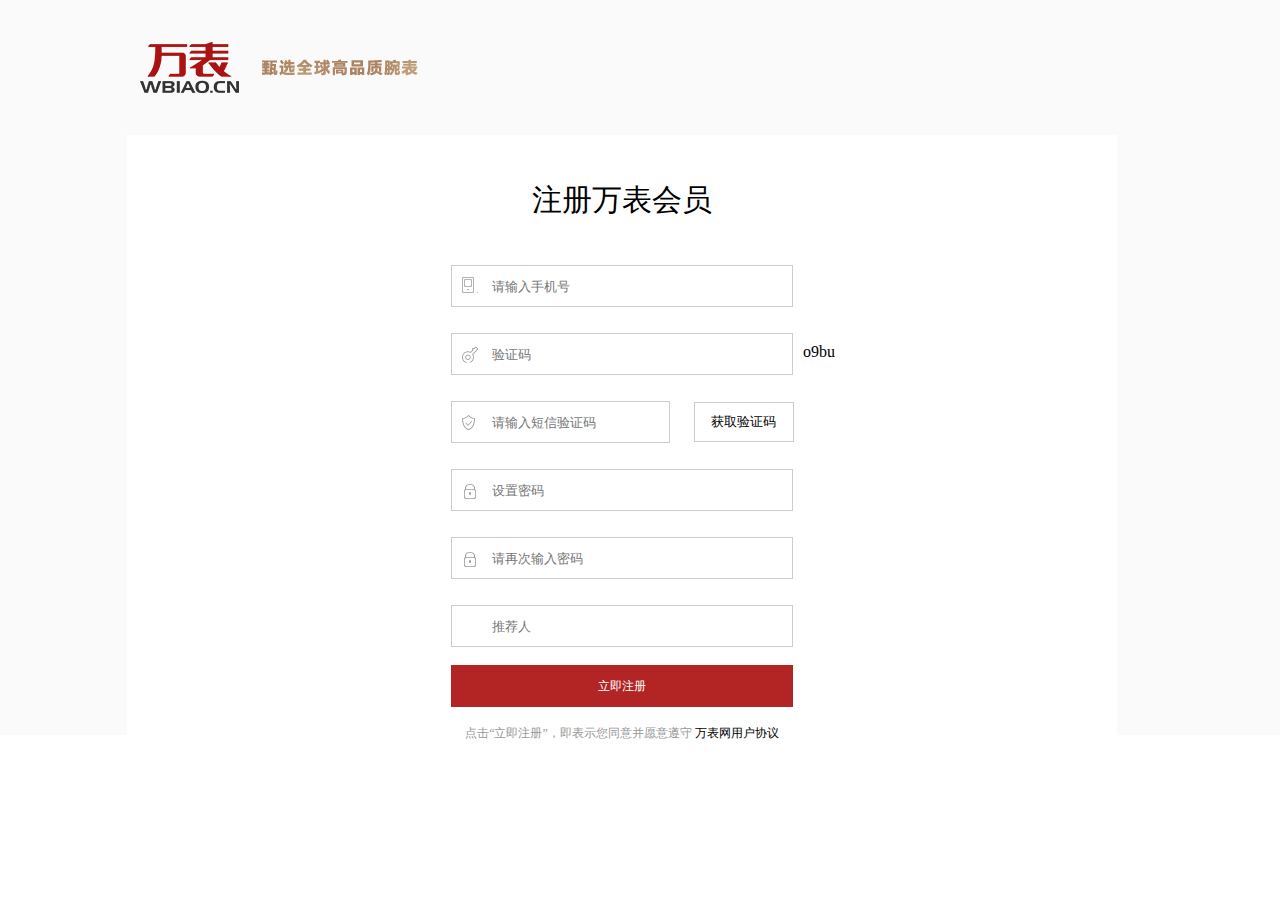
<file: src/html/login.html>
<!DOCTYPE html>
<html lang="en">
<head>
	<meta charset="UTF-8">
	<title>注册页面</title>
	<link rel="stylesheet" type="text/css" href="../css/base.css">
	<link rel="stylesheet" type="text/css" href="../css/login.css">
</head>
<body>
	<div id="czz_logo_content">
		<div class="czz_logo">
			<h1></h1>
			<img src="../img/slogo.png">
		</div>
		<div class="czz_main">
			<h2>注册万表会员</h2>
			<form action="#" method="get" name="login">
				<input type="text" name="login" id="login1" placeholder="请输入手机号">
				<p class="login1_warm"><i class="czz_l1"></i></p><br>	
				<input type="text" name="login" id="login2" placeholder="验证码" value="" maxlength="4"><span class="yanzhengma"></span>
				<p class="login2_warm"><i class="czz_l2"></i></p><br>
				<input type="text" name="login" id="login3" placeholder="请输入短信验证码">
				<button id="czz_btn_on">获取验证码</button>
				<p class="login3_warm"><i class="czz_l3"></i></p><br>	
				<input type="password" name="login" id="login4" placeholder="设置密码">
				<p class="login4_warm"><i class="czz_l4"></i></p><br>
				<input type="password" name="login" id="login5" placeholder="请再次输入密码">
				<p class="login5_warm"><i class="czz_l5"></i></p><br>	
				<input type="text" name="login" id="login6" placeholder="推荐人"><br>
				<p id="czz_btn_tw">立即注册</p><br>
				
				<p class="agreement">点击“立即注册”，即表示您同意并愿意遵守
				<a href="#">万表网用户协议</a>
				</p>
					
				
				
				
				
			
			</form>
		</div>
	</div>	
	<script type="text/javascript" src="../lib/jquery-3.3.1.js"></script>
	<script type="text/javascript" src="../js/login.js"></script>	
</body>
</html>
</file>
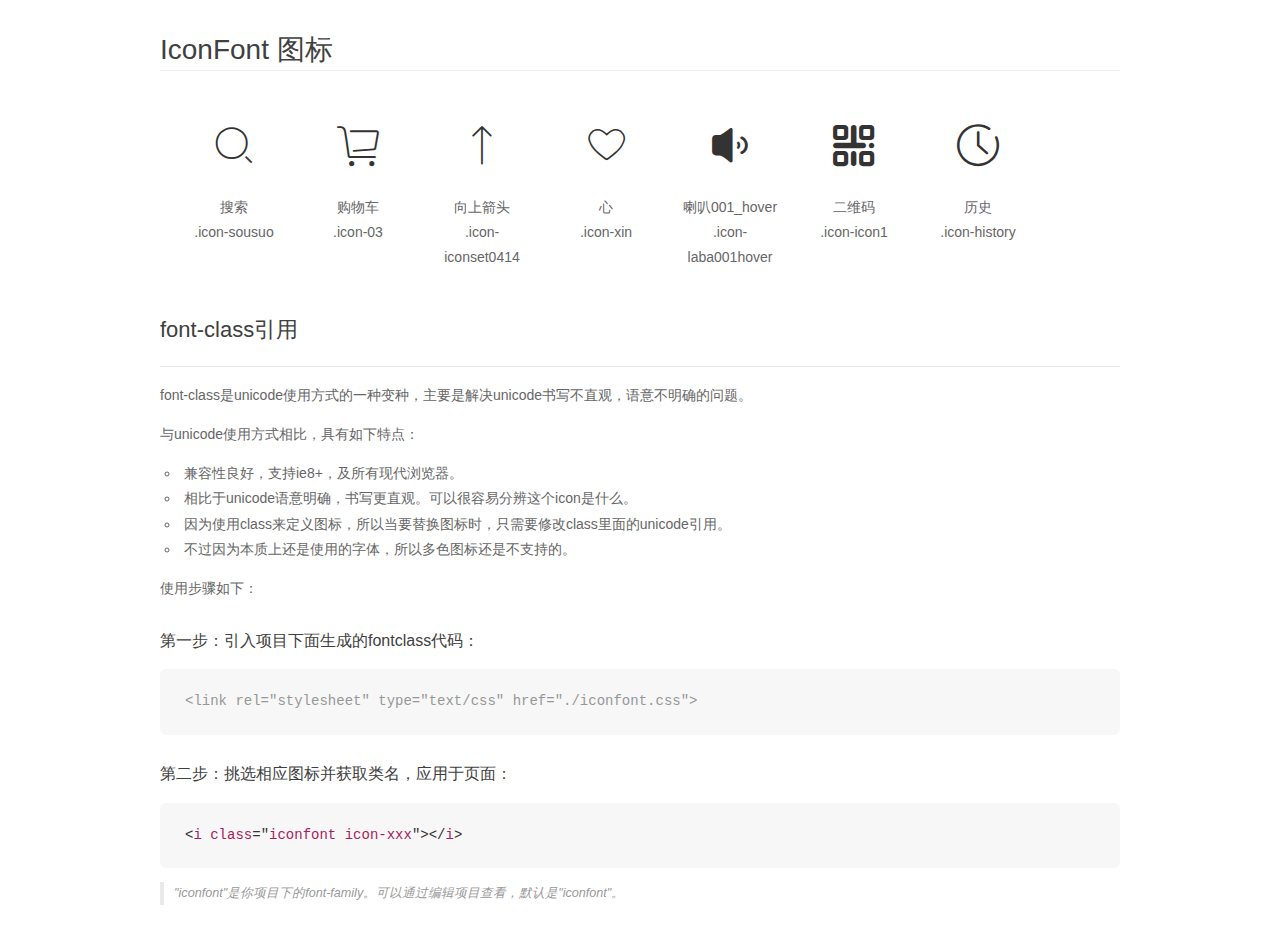
<file: src/font/font_index/demo_fontclass.html>
<!DOCTYPE html>
<html>
<head>
    <meta charset="utf-8"/>
    <title>IconFont</title>
    <link rel="stylesheet" href="demo.css">
    <link rel="stylesheet" href="iconfont.css">
</head>
<body>
    <div class="main markdown">
        <h1>IconFont 图标</h1>
        <ul class="icon_lists clear">
            
                <li>
                <i class="icon iconfont icon-sousuo"></i>
                    <div class="name">搜索</div>
                    <div class="fontclass">.icon-sousuo</div>
                </li>
            
                <li>
                <i class="icon iconfont icon-03"></i>
                    <div class="name">购物车</div>
                    <div class="fontclass">.icon-03</div>
                </li>
            
                <li>
                <i class="icon iconfont icon-iconset0414"></i>
                    <div class="name">向上箭头</div>
                    <div class="fontclass">.icon-iconset0414</div>
                </li>
            
                <li>
                <i class="icon iconfont icon-xin"></i>
                    <div class="name">心</div>
                    <div class="fontclass">.icon-xin</div>
                </li>
            
                <li>
                <i class="icon iconfont icon-laba001hover"></i>
                    <div class="name">喇叭001_hover</div>
                    <div class="fontclass">.icon-laba001hover</div>
                </li>
            
                <li>
                <i class="icon iconfont icon-icon1"></i>
                    <div class="name">二维码</div>
                    <div class="fontclass">.icon-icon1</div>
                </li>
            
                <li>
                <i class="icon iconfont icon-history"></i>
                    <div class="name">历史</div>
                    <div class="fontclass">.icon-history</div>
                </li>
            
        </ul>

        <h2 id="font-class-">font-class引用</h2>
        <hr>

        <p>font-class是unicode使用方式的一种变种，主要是解决unicode书写不直观，语意不明确的问题。</p>
        <p>与unicode使用方式相比，具有如下特点：</p>
        <ul>
        <li>兼容性良好，支持ie8+，及所有现代浏览器。</li>
        <li>相比于unicode语意明确，书写更直观。可以很容易分辨这个icon是什么。</li>
        <li>因为使用class来定义图标，所以当要替换图标时，只需要修改class里面的unicode引用。</li>
        <li>不过因为本质上还是使用的字体，所以多色图标还是不支持的。</li>
        </ul>
        <p>使用步骤如下：</p>
        <h3 id="-fontclass-">第一步：引入项目下面生成的fontclass代码：</h3>


        <pre><code class="lang-js hljs javascript"><span class="hljs-comment">&lt;link rel="stylesheet" type="text/css" href="./iconfont.css"&gt;</span></code></pre>
        <h3 id="-">第二步：挑选相应图标并获取类名，应用于页面：</h3>
        <pre><code class="lang-css hljs">&lt;<span class="hljs-selector-tag">i</span> <span class="hljs-selector-tag">class</span>="<span class="hljs-selector-tag">iconfont</span> <span class="hljs-selector-tag">icon-xxx</span>"&gt;&lt;/<span class="hljs-selector-tag">i</span>&gt;</code></pre>
        <blockquote>
        <p>"iconfont"是你项目下的font-family。可以通过编辑项目查看，默认是"iconfont"。</p>
        </blockquote>
    </div>
</body>
</html>
</file>
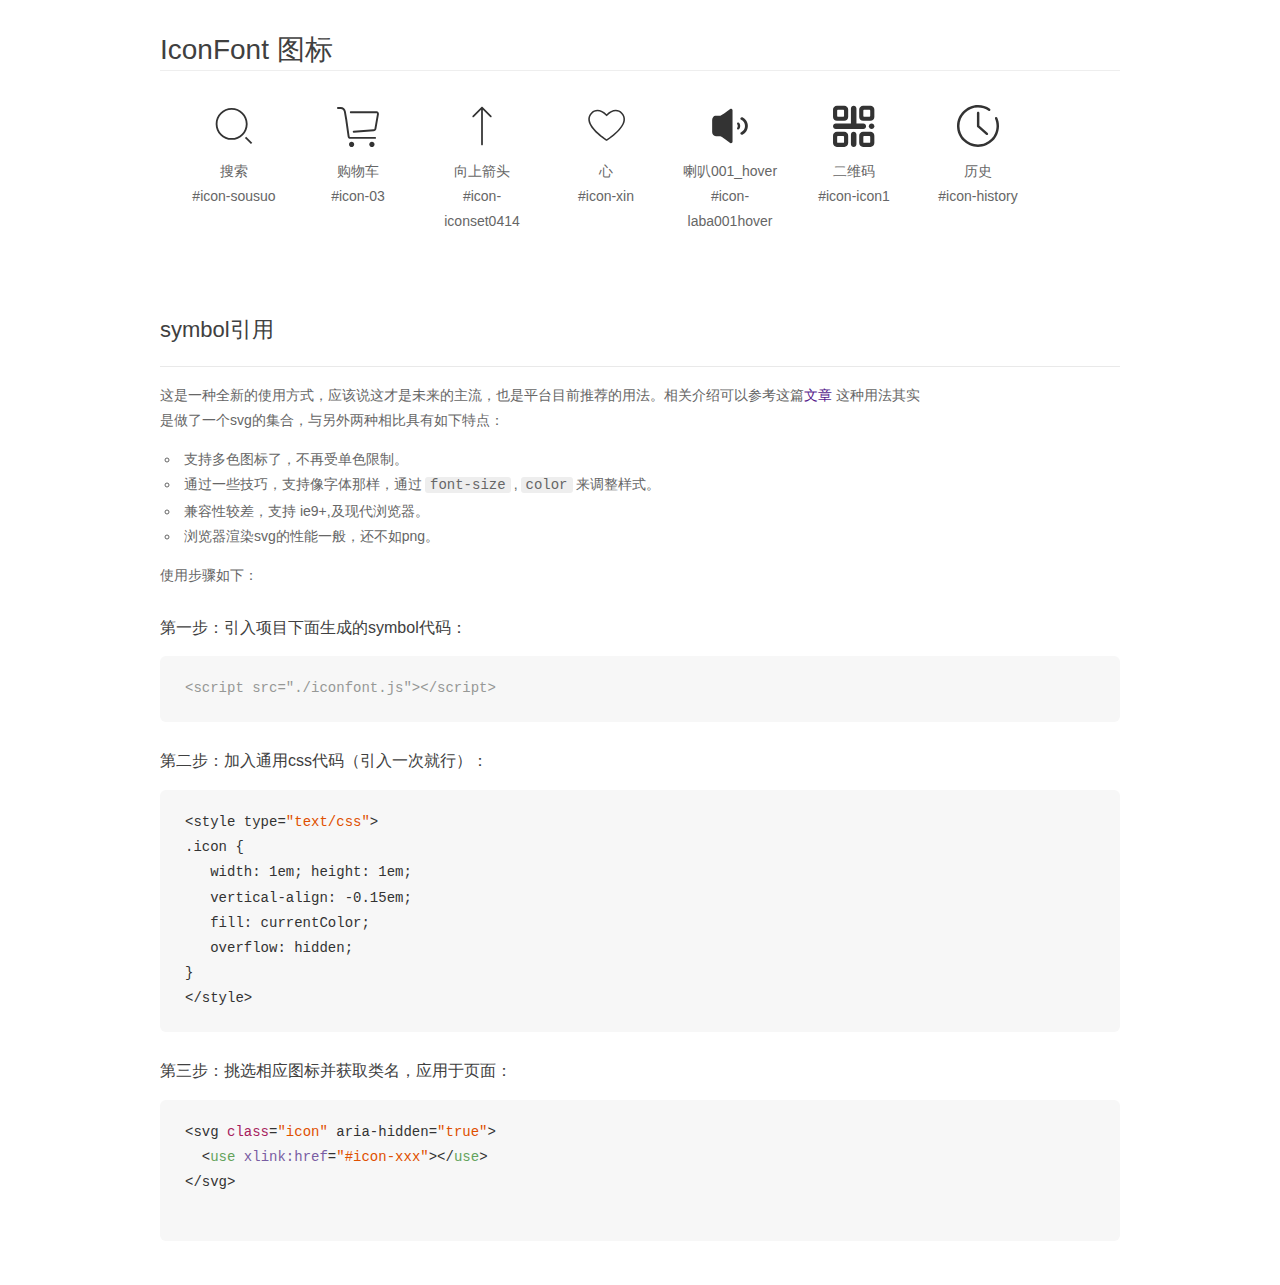
<file: src/font/font_index/demo_symbol.html>
<!DOCTYPE html>
<html>
<head>
    <meta charset="utf-8"/>
    <title>IconFont</title>
    <link rel="stylesheet" href="demo.css">
    <script src="iconfont.js"></script>

    <style type="text/css">
        .icon {
          /* 通过设置 font-size 来改变图标大小 */
          width: 1em; height: 1em;
          /* 图标和文字相邻时，垂直对齐 */
          vertical-align: -0.15em;
          /* 通过设置 color 来改变 SVG 的颜色/fill */
          fill: currentColor;
          /* path 和 stroke 溢出 viewBox 部分在 IE 下会显示
             normalize.css 中也包含这行 */
          overflow: hidden;
        }

    </style>
</head>
<body>
    <div class="main markdown">
        <h1>IconFont 图标</h1>
        <ul class="icon_lists clear">
            
                <li>
                    <svg class="icon" aria-hidden="true">
                        <use xlink:href="#icon-sousuo"></use>
                    </svg>
                    <div class="name">搜索</div>
                    <div class="fontclass">#icon-sousuo</div>
                </li>
            
                <li>
                    <svg class="icon" aria-hidden="true">
                        <use xlink:href="#icon-03"></use>
                    </svg>
                    <div class="name">购物车</div>
                    <div class="fontclass">#icon-03</div>
                </li>
            
                <li>
                    <svg class="icon" aria-hidden="true">
                        <use xlink:href="#icon-iconset0414"></use>
                    </svg>
                    <div class="name">向上箭头</div>
                    <div class="fontclass">#icon-iconset0414</div>
                </li>
            
                <li>
                    <svg class="icon" aria-hidden="true">
                        <use xlink:href="#icon-xin"></use>
                    </svg>
                    <div class="name">心</div>
                    <div class="fontclass">#icon-xin</div>
                </li>
            
                <li>
                    <svg class="icon" aria-hidden="true">
                        <use xlink:href="#icon-laba001hover"></use>
                    </svg>
                    <div class="name">喇叭001_hover</div>
                    <div class="fontclass">#icon-laba001hover</div>
                </li>
            
                <li>
                    <svg class="icon" aria-hidden="true">
                        <use xlink:href="#icon-icon1"></use>
                    </svg>
                    <div class="name">二维码</div>
                    <div class="fontclass">#icon-icon1</div>
                </li>
            
                <li>
                    <svg class="icon" aria-hidden="true">
                        <use xlink:href="#icon-history"></use>
                    </svg>
                    <div class="name">历史</div>
                    <div class="fontclass">#icon-history</div>
                </li>
            
        </ul>


        <h2 id="symbol-">symbol引用</h2>
        <hr>

        <p>这是一种全新的使用方式，应该说这才是未来的主流，也是平台目前推荐的用法。相关介绍可以参考这篇<a href="">文章</a>
        这种用法其实是做了一个svg的集合，与另外两种相比具有如下特点：</p>
        <ul>
          <li>支持多色图标了，不再受单色限制。</li>
          <li>通过一些技巧，支持像字体那样，通过<code>font-size</code>,<code>color</code>来调整样式。</li>
          <li>兼容性较差，支持 ie9+,及现代浏览器。</li>
          <li>浏览器渲染svg的性能一般，还不如png。</li>
        </ul>
        <p>使用步骤如下：</p>
        <h3 id="-symbol-">第一步：引入项目下面生成的symbol代码：</h3>
        <pre><code class="lang-js hljs javascript"><span class="hljs-comment">&lt;script src="./iconfont.js"&gt;&lt;/script&gt;</span></code></pre>
        <h3 id="-css-">第二步：加入通用css代码（引入一次就行）：</h3>
        <pre><code class="lang-js hljs javascript">&lt;style type=<span class="hljs-string">"text/css"</span>&gt;
.icon {
   width: <span class="hljs-number">1</span>em; height: <span class="hljs-number">1</span>em;
   vertical-align: <span class="hljs-number">-0.15</span>em;
   fill: currentColor;
   overflow: hidden;
}
&lt;<span class="hljs-regexp">/style&gt;</span></code></pre>
        <h3 id="-">第三步：挑选相应图标并获取类名，应用于页面：</h3>
        <pre><code class="lang-js hljs javascript">&lt;svg <span class="hljs-class"><span class="hljs-keyword">class</span></span>=<span class="hljs-string">"icon"</span> aria-hidden=<span class="hljs-string">"true"</span>&gt;<span class="xml"><span class="hljs-tag">
  &lt;<span class="hljs-name">use</span> <span class="hljs-attr">xlink:href</span>=<span class="hljs-string">"#icon-xxx"</span>&gt;</span><span class="hljs-tag">&lt;/<span class="hljs-name">use</span>&gt;</span>
</span>&lt;<span class="hljs-regexp">/svg&gt;
        </span></code></pre>
    </div>
</body>
</html>
</file>
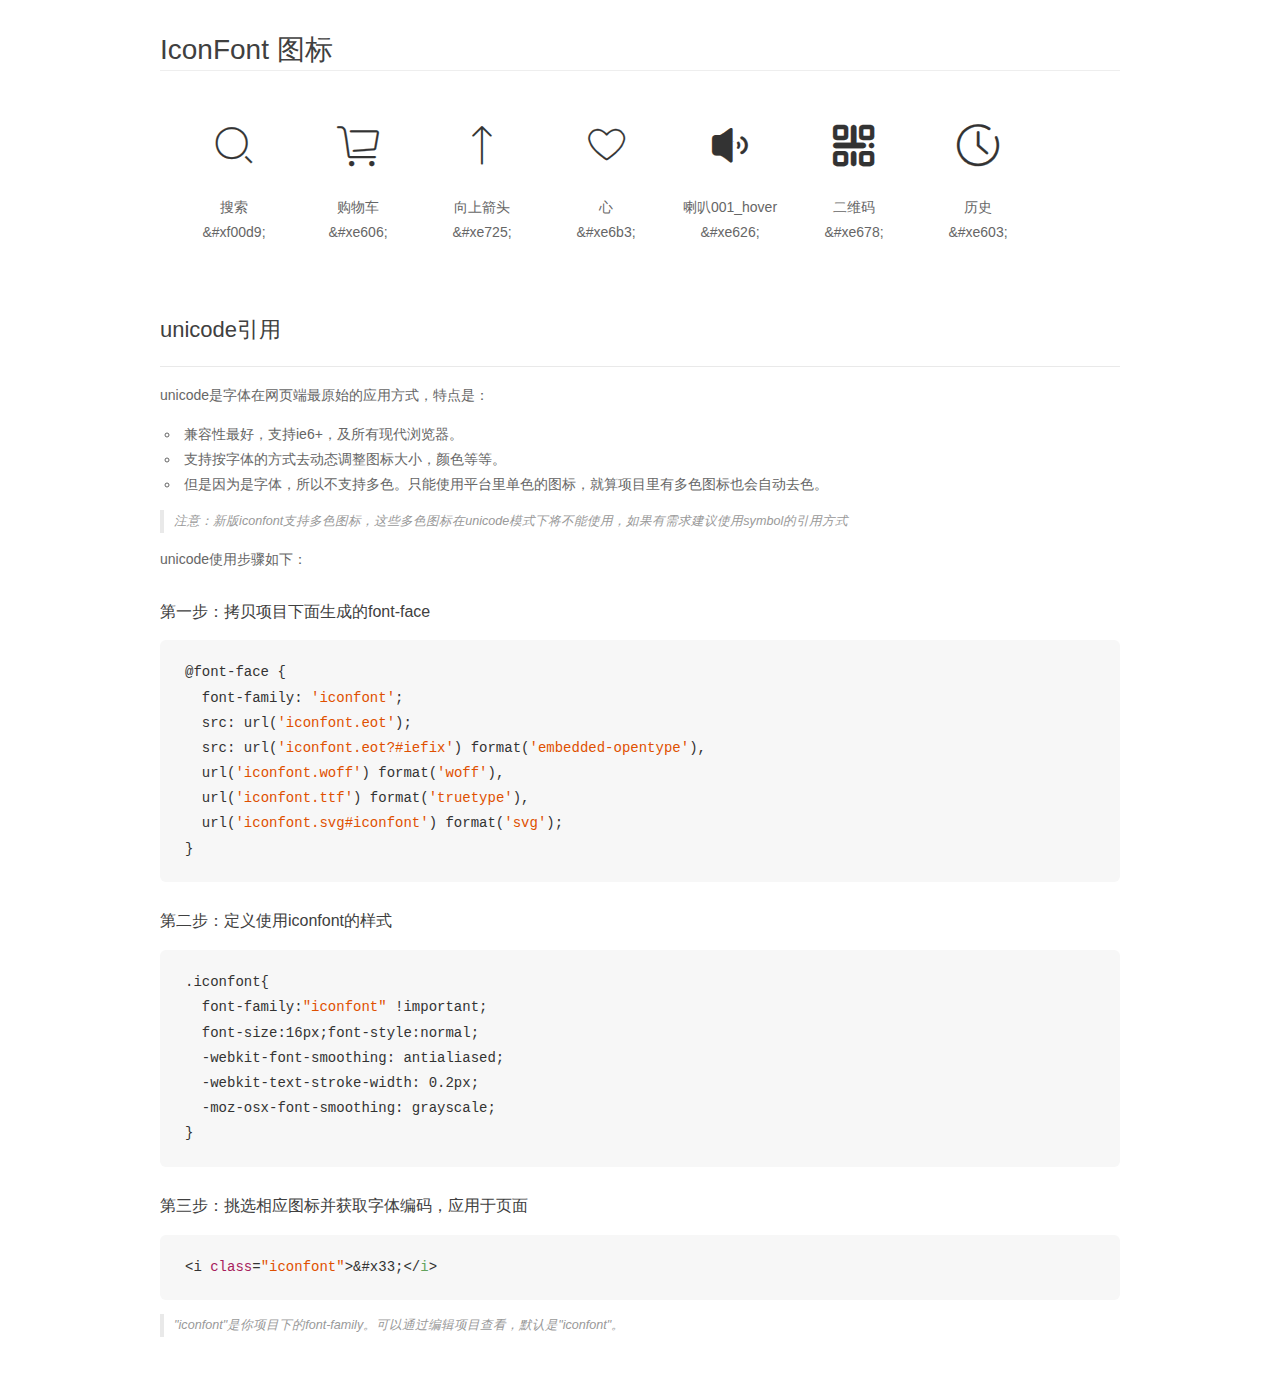
<file: src/font/font_index/demo_unicode.html>
<!DOCTYPE html>
<html>
<head>
    <meta charset="utf-8"/>
    <title>IconFont</title>
    <link rel="stylesheet" href="demo.css">

    <style type="text/css">

        @font-face {font-family: "iconfont";
          src: url('iconfont.eot'); /* IE9*/
          src: url('iconfont.eot#iefix') format('embedded-opentype'), /* IE6-IE8 */
          url('iconfont.woff') format('woff'), /* chrome, firefox */
          url('iconfont.ttf') format('truetype'), /* chrome, firefox, opera, Safari, Android, iOS 4.2+*/
          url('iconfont.svg#iconfont') format('svg'); /* iOS 4.1- */
        }

        .iconfont {
          font-family:"iconfont" !important;
          font-size:16px;
          font-style:normal;
          -webkit-font-smoothing: antialiased;
          -webkit-text-stroke-width: 0.2px;
          -moz-osx-font-smoothing: grayscale;
        }

    </style>
</head>
<body>
    <div class="main markdown">
        <h1>IconFont 图标</h1>
        <ul class="icon_lists clear">
            
                <li>
                <i class="icon iconfont">&#xf00d9;</i>
                    <div class="name">搜索</div>
                    <div class="code">&amp;#xf00d9;</div>
                </li>
            
                <li>
                <i class="icon iconfont">&#xe606;</i>
                    <div class="name">购物车</div>
                    <div class="code">&amp;#xe606;</div>
                </li>
            
                <li>
                <i class="icon iconfont">&#xe725;</i>
                    <div class="name">向上箭头</div>
                    <div class="code">&amp;#xe725;</div>
                </li>
            
                <li>
                <i class="icon iconfont">&#xe6b3;</i>
                    <div class="name">心</div>
                    <div class="code">&amp;#xe6b3;</div>
                </li>
            
                <li>
                <i class="icon iconfont">&#xe626;</i>
                    <div class="name">喇叭001_hover</div>
                    <div class="code">&amp;#xe626;</div>
                </li>
            
                <li>
                <i class="icon iconfont">&#xe678;</i>
                    <div class="name">二维码</div>
                    <div class="code">&amp;#xe678;</div>
                </li>
            
                <li>
                <i class="icon iconfont">&#xe603;</i>
                    <div class="name">历史</div>
                    <div class="code">&amp;#xe603;</div>
                </li>
            
        </ul>
        <h2 id="unicode-">unicode引用</h2>
        <hr>

        <p>unicode是字体在网页端最原始的应用方式，特点是：</p>
        <ul>
        <li>兼容性最好，支持ie6+，及所有现代浏览器。</li>
        <li>支持按字体的方式去动态调整图标大小，颜色等等。</li>
        <li>但是因为是字体，所以不支持多色。只能使用平台里单色的图标，就算项目里有多色图标也会自动去色。</li>
        </ul>
        <blockquote>
        <p>注意：新版iconfont支持多色图标，这些多色图标在unicode模式下将不能使用，如果有需求建议使用symbol的引用方式</p>
        </blockquote>
        <p>unicode使用步骤如下：</p>
        <h3 id="-font-face">第一步：拷贝项目下面生成的font-face</h3>
        <pre><code class="lang-js hljs javascript">@font-face {
  font-family: <span class="hljs-string">'iconfont'</span>;
  src: url(<span class="hljs-string">'iconfont.eot'</span>);
  src: url(<span class="hljs-string">'iconfont.eot?#iefix'</span>) format(<span class="hljs-string">'embedded-opentype'</span>),
  url(<span class="hljs-string">'iconfont.woff'</span>) format(<span class="hljs-string">'woff'</span>),
  url(<span class="hljs-string">'iconfont.ttf'</span>) format(<span class="hljs-string">'truetype'</span>),
  url(<span class="hljs-string">'iconfont.svg#iconfont'</span>) format(<span class="hljs-string">'svg'</span>);
}
</code></pre>
        <h3 id="-iconfont-">第二步：定义使用iconfont的样式</h3>
        <pre><code class="lang-js hljs javascript">.iconfont{
  font-family:<span class="hljs-string">"iconfont"</span> !important;
  font-size:<span class="hljs-number">16</span>px;font-style:normal;
  -webkit-font-smoothing: antialiased;
  -webkit-text-stroke-width: <span class="hljs-number">0.2</span>px;
  -moz-osx-font-smoothing: grayscale;
}
</code></pre>
        <h3 id="-">第三步：挑选相应图标并获取字体编码，应用于页面</h3>
        <pre><code class="lang-js hljs javascript">&lt;i <span class="hljs-class"><span class="hljs-keyword">class</span></span>=<span class="hljs-string">"iconfont"</span>&gt;&amp;#x33;<span class="xml"><span class="hljs-tag">&lt;/<span class="hljs-name">i</span>&gt;</span></span></code></pre>

        <blockquote>
        <p>"iconfont"是你项目下的font-family。可以通过编辑项目查看，默认是"iconfont"。</p>
        </blockquote>
    </div>


</body>
</html>
</file>
<file: src/css/base.css>
/*(1)清除默认样式*/
html, body, ul, li, ol, dl, dd, dt, p, h1, h2, h3, h4, h5, h6, form, fieldset, legend, img,input{ margin:0; padding:0; }
fieldset, img,input,button { border:0 none; padding:0;margin:0;outline-style:none; }   /*去掉input等聚焦时的蓝色边框*/
ul,li,ol{ list-style:none; }
select, input { vertical-align:middle;}
/*select, input, textarea { font-size:12px; margin:0; }*/
textarea { resize:none; } /*防止拖动*/
img {border:0; vertical-align:middle; }  
/*  去掉图片低测默认的3像素空白缝隙，或者用display：block也可以*/
table { border-collapse:collapse; }
a {text-decoration:none; }



/*2.添加公共样式*/
/*body {
    font:12px Arial,Verdana,"\5b8b\4f53";
    color:#666;
    background:#fff;
}*/
/*清除浮动（不管）*/
.clearfix::after{
    content:"";
    display:block;
    height: 0;
    clear: both;
    overflow: hidden;
    visibility: hidden;
    zoom:1;
}
h1,h2,h3,h4,h5,h6 {font-weight:normal;font-size:1em;}  /*设置h标签的大小，设置跟父亲一样大的字体font-size:100%;*/
s,i,em{font-style:normal;text-decoration:none;}


/*公共类*/
.container {  /*内容、版心 提取 */
    width: 1200px;
    margin:0 auto;
   /* min-width: 1000px;
    _width:expression(document.body.clientWidth < 1000 ? "1000px" : "auto");*/
}
.fl {
    float:left;
}
.fr {
    float:right;
}
.ac {
    text-align:center;
}
.hide {
    display:none;
}
.f12{ font-size: 12px;}
.f14{ font-size: 14px;}
.f16{ font-size: 16px;}
</file>
<file: src/css/login.css>
#czz_logo_content {
  background-color: #FAFAFA;
  padding: 0 127px;
}

#czz_logo_content .czz_logo h1 {
  display: inline-block;
  vertical-align: middle;
  width: 121px;
  height: 75px;
  margin: 30px 0;
  background: url(../img/logo-icon.png) no-repeat;
}

#czz_logo_content .czz_logo img {
  display: inline-block;
  vertical-align: middle;
}

#czz_logo_content .czz_main {
  background-color: #fff;
  height: 600px;
  width: 990px;
  text-align: center;
}

#czz_logo_content .czz_main h2 {
  font-size: 30px;
  line-height: 130px;
}

#czz_logo_content .czz_main input {
  width: 300px;
  height: 40px;
  border: 1px solid #ccc;
  padding-left: 40px;
  margin-bottom: 8px;
}

#czz_logo_content .czz_main #login3 {
  width: 177px;
  vertical-align: middle;
}

#czz_logo_content .czz_main #czz_btn_on {
  background-color: #fff;
  height: 40px;
  width: 100px;
  border: 1px solid #ccc;
  margin-left: 20px;
  vertical-align: middle;
  margin-bottom: 8px;
}

#czz_logo_content .czz_main #czz_btn_tw {
  line-height: 40px;
  background-color: #B32424;
  width: 340px;
  height: 40px;
  border: 1px solid #B32424;
  margin: 0 auto;
  margin-top: 10px;
  color: #fff;
  cursor: pointer;
}

#czz_logo_content .czz_main p {
  font-size: 12px;
  color: red;
  position: relative;
}

#czz_logo_content .czz_main .agreement {
  display: block;
  font-size: 12px;
  color: #999;
  padding-bottom: 20px;
}

#czz_logo_content .czz_main .agreement a {
  color: #000;
}

#czz_logo_content form i {
  display: block;
  position: absolute;
  height: 20px;
  width: 18px;
}

#czz_logo_content form .czz_l1 {
  background: url("../img/a.png") -574px -21px;
  left: 333px;
  top: -42px;
}

#czz_logo_content form .czz_l2 {
  background: url("../img/a.png") -278px -504px;
  left: 333px;
  top: -36px;
}

#czz_logo_content form .czz_l3 {
  background: url("../img/a.png") -574px 0px;
  left: 333px;
  top: -36px;
}

#czz_logo_content form .czz_l4 {
  background: url("../img/a.png") -572px -50px;
  left: 333px;
  top: -36px;
}

#czz_logo_content form .czz_l5 {
  background: url("../img/a.png") -572px -50px;
  left: 333px;
  top: -36px;
}

#czz_logo_content form .yanzhengma {
  position: absolute;
  padding: 10px;
}
</file>
<file: src/font/font_index/iconfont.css>
@font-face {font-family: "iconfont";
  src: url('iconfont.eot?t=1527484172013'); /* IE9*/
  src: url('iconfont.eot?t=1527484172013#iefix') format('embedded-opentype'), /* IE6-IE8 */
  url('[data-uri]') format('woff'),
  url('iconfont.ttf?t=1527484172013') format('truetype'), /* chrome, firefox, opera, Safari, Android, iOS 4.2+*/
  url('iconfont.svg?t=1527484172013#iconfont') format('svg'); /* iOS 4.1- */
}

.iconfont {
  font-family:"iconfont" !important;
  font-size:16px;
  font-style:normal;
  -webkit-font-smoothing: antialiased;
  -moz-osx-font-smoothing: grayscale;
}

.icon-sousuo:before { content: "\f00d9"; }

.icon-03:before { content: "\e606"; }

.icon-iconset0414:before { content: "\e725"; }

.icon-xin:before { content: "\e6b3"; }

.icon-laba001hover:before { content: "\e626"; }

.icon-icon1:before { content: "\e678"; }

.icon-history:before { content: "\e603"; }
</file>
<file: src/font/font_index/demo.css>
*{margin: 0;padding: 0;list-style: none;}
/*
KISSY CSS Reset
理念：1. reset 的目的不是清除浏览器的默认样式，这仅是部分工作。清除和重置是紧密不可分的。
2. reset 的目的不是让默认样式在所有浏览器下一致，而是减少默认样式有可能带来的问题。
3. reset 期望提供一套普适通用的基础样式。但没有银弹，推荐根据具体需求，裁剪和修改后再使用。
特色：1. 适应中文；2. 基于最新主流浏览器。
维护：玉伯<lifesinger@gmail.com>, 正淳<ragecarrier@gmail.com>
 */

/** 清除内外边距 **/
body, h1, h2, h3, h4, h5, h6, hr, p, blockquote, /* structural elements 结构元素 */
dl, dt, dd, ul, ol, li, /* list elements 列表元素 */
pre, /* text formatting elements 文本格式元素 */
form, fieldset, legend, button, input, textarea, /* form elements 表单元素 */
th, td /* table elements 表格元素 */ {
  margin: 0;
  padding: 0;
}

/** 设置默认字体 **/
body,
button, input, select, textarea /* for ie */ {
  font: 12px/1.5 tahoma, arial, \5b8b\4f53, sans-serif;
}
h1, h2, h3, h4, h5, h6 { font-size: 100%; }
address, cite, dfn, em, var { font-style: normal; } /* 将斜体扶正 */
code, kbd, pre, samp { font-family: courier new, courier, monospace; } /* 统一等宽字体 */
small { font-size: 12px; } /* 小于 12px 的中文很难阅读，让 small 正常化 */

/** 重置列表元素 **/
ul, ol { list-style: none; }

/** 重置文本格式元素 **/
a { text-decoration: none; }
a:hover { text-decoration: underline; }


/** 重置表单元素 **/
legend { color: #000; } /* for ie6 */
fieldset, img { border: 0; } /* img 搭车：让链接里的 img 无边框 */
button, input, select, textarea { font-size: 100%; } /* 使得表单元素在 ie 下能继承字体大小 */
/* 注：optgroup 无法扶正 */

/** 重置表格元素 **/
table { border-collapse: collapse; border-spacing: 0; }

/* 清除浮动 */
.ks-clear:after, .clear:after {
  content: '\20';
  display: block;
  height: 0;
  clear: both;
}
.ks-clear, .clear {
  *zoom: 1;
}

.main {
  padding: 30px 100px;
width: 960px;
margin: 0 auto;
}
.main h1{font-size:36px; color:#333; text-align:left;margin-bottom:30px; border-bottom: 1px solid #eee;}

.helps{margin-top:40px;}
.helps pre{
  padding:20px;
  margin:10px 0;
  border:solid 1px #e7e1cd;
  background-color: #fffdef;
  overflow: auto;
}

.icon_lists{
  width: 100% !important;

}

.icon_lists li{
  float:left;
  width: 100px;
  height:180px;
  text-align: center;
  list-style: none !important;
}
.icon_lists .icon{
  font-size: 42px;
  line-height: 100px;
  margin: 10px 0;
  color:#333;
  -webkit-transition: font-size 0.25s ease-out 0s;
  -moz-transition: font-size 0.25s ease-out 0s;
  transition: font-size 0.25s ease-out 0s;

}
.icon_lists .icon:hover{
  font-size: 100px;
}



.markdown {
  color: #666;
  font-size: 14px;
  line-height: 1.8;
}

.highlight {
  line-height: 1.5;
}

.markdown img {
  vertical-align: middle;
  max-width: 100%;
}

.markdown h1 {
  color: #404040;
  font-weight: 500;
  line-height: 40px;
  margin-bottom: 24px;
}

.markdown h2,
.markdown h3,
.markdown h4,
.markdown h5,
.markdown h6 {
  color: #404040;
  margin: 1.6em 0 0.6em 0;
  font-weight: 500;
  clear: both;
}

.markdown h1 {
  font-size: 28px;
}

.markdown h2 {
  font-size: 22px;
}

.markdown h3 {
  font-size: 16px;
}

.markdown h4 {
  font-size: 14px;
}

.markdown h5 {
  font-size: 12px;
}

.markdown h6 {
  font-size: 12px;
}

.markdown hr {
  height: 1px;
  border: 0;
  background: #e9e9e9;
  margin: 16px 0;
  clear: both;
}

.markdown p,
.markdown pre {
  margin: 1em 0;
}

.markdown > p,
.markdown > blockquote,
.markdown > .highlight,
.markdown > ol,
.markdown > ul {
  width: 80%;
}

.markdown ul > li {
  list-style: circle;
}

.markdown > ul li,
.markdown blockquote ul > li {
  margin-left: 20px;
  padding-left: 4px;
}

.markdown > ul li p,
.markdown > ol li p {
  margin: 0.6em 0;
}

.markdown ol > li {
  list-style: decimal;
}

.markdown > ol li,
.markdown blockquote ol > li {
  margin-left: 20px;
  padding-left: 4px;
}

.markdown code {
  margin: 0 3px;
  padding: 0 5px;
  background: #eee;
  border-radius: 3px;
}

.markdown pre {
  border-radius: 6px;
  background: #f7f7f7;
  padding: 20px;
}

.markdown pre code {
  border: none;
  background: #f7f7f7;
  margin: 0;
}

.markdown strong,
.markdown b {
  font-weight: 600;
}

.markdown > table {
  border-collapse: collapse;
  border-spacing: 0px;
  empty-cells: show;
  border: 1px solid #e9e9e9;
  width: 95%;
  margin-bottom: 24px;
}

.markdown > table th {
  white-space: nowrap;
  color: #333;
  font-weight: 600;

}

.markdown > table th,
.markdown > table td {
  border: 1px solid #e9e9e9;
  padding: 8px 16px;
  text-align: left;
}

.markdown > table th {
  background: #F7F7F7;
}

.markdown blockquote {
  font-size: 90%;
  color: #999;
  border-left: 4px solid #e9e9e9;
  padding-left: 0.8em;
  margin: 1em 0;
  font-style: italic;
}

.markdown blockquote p {
  margin: 0;
}

.markdown .anchor {
  opacity: 0;
  transition: opacity 0.3s ease;
  margin-left: 8px;
}

.markdown .waiting {
  color: #ccc;
}

.markdown h1:hover .anchor,
.markdown h2:hover .anchor,
.markdown h3:hover .anchor,
.markdown h4:hover .anchor,
.markdown h5:hover .anchor,
.markdown h6:hover .anchor {
  opacity: 1;
  display: inline-block;
}

.markdown > br,
.markdown > p > br {
  clear: both;
}


.hljs {
  display: block;
  background: white;
  padding: 0.5em;
  color: #333333;
  overflow-x: auto;
}

.hljs-comment,
.hljs-meta {
  color: #969896;
}

.hljs-string,
.hljs-variable,
.hljs-template-variable,
.hljs-strong,
.hljs-emphasis,
.hljs-quote {
  color: #df5000;
}

.hljs-keyword,
.hljs-selector-tag,
.hljs-type {
  color: #a71d5d;
}

.hljs-literal,
.hljs-symbol,
.hljs-bullet,
.hljs-attribute {
  color: #0086b3;
}

.hljs-section,
.hljs-name {
  color: #63a35c;
}

.hljs-tag {
  color: #333333;
}

.hljs-title,
.hljs-attr,
.hljs-selector-id,
.hljs-selector-class,
.hljs-selector-attr,
.hljs-selector-pseudo {
  color: #795da3;
}

.hljs-addition {
  color: #55a532;
  background-color: #eaffea;
}

.hljs-deletion {
  color: #bd2c00;
  background-color: #ffecec;
}

.hljs-link {
  text-decoration: underline;
}

pre{
  background: #fff;
}
</file>
